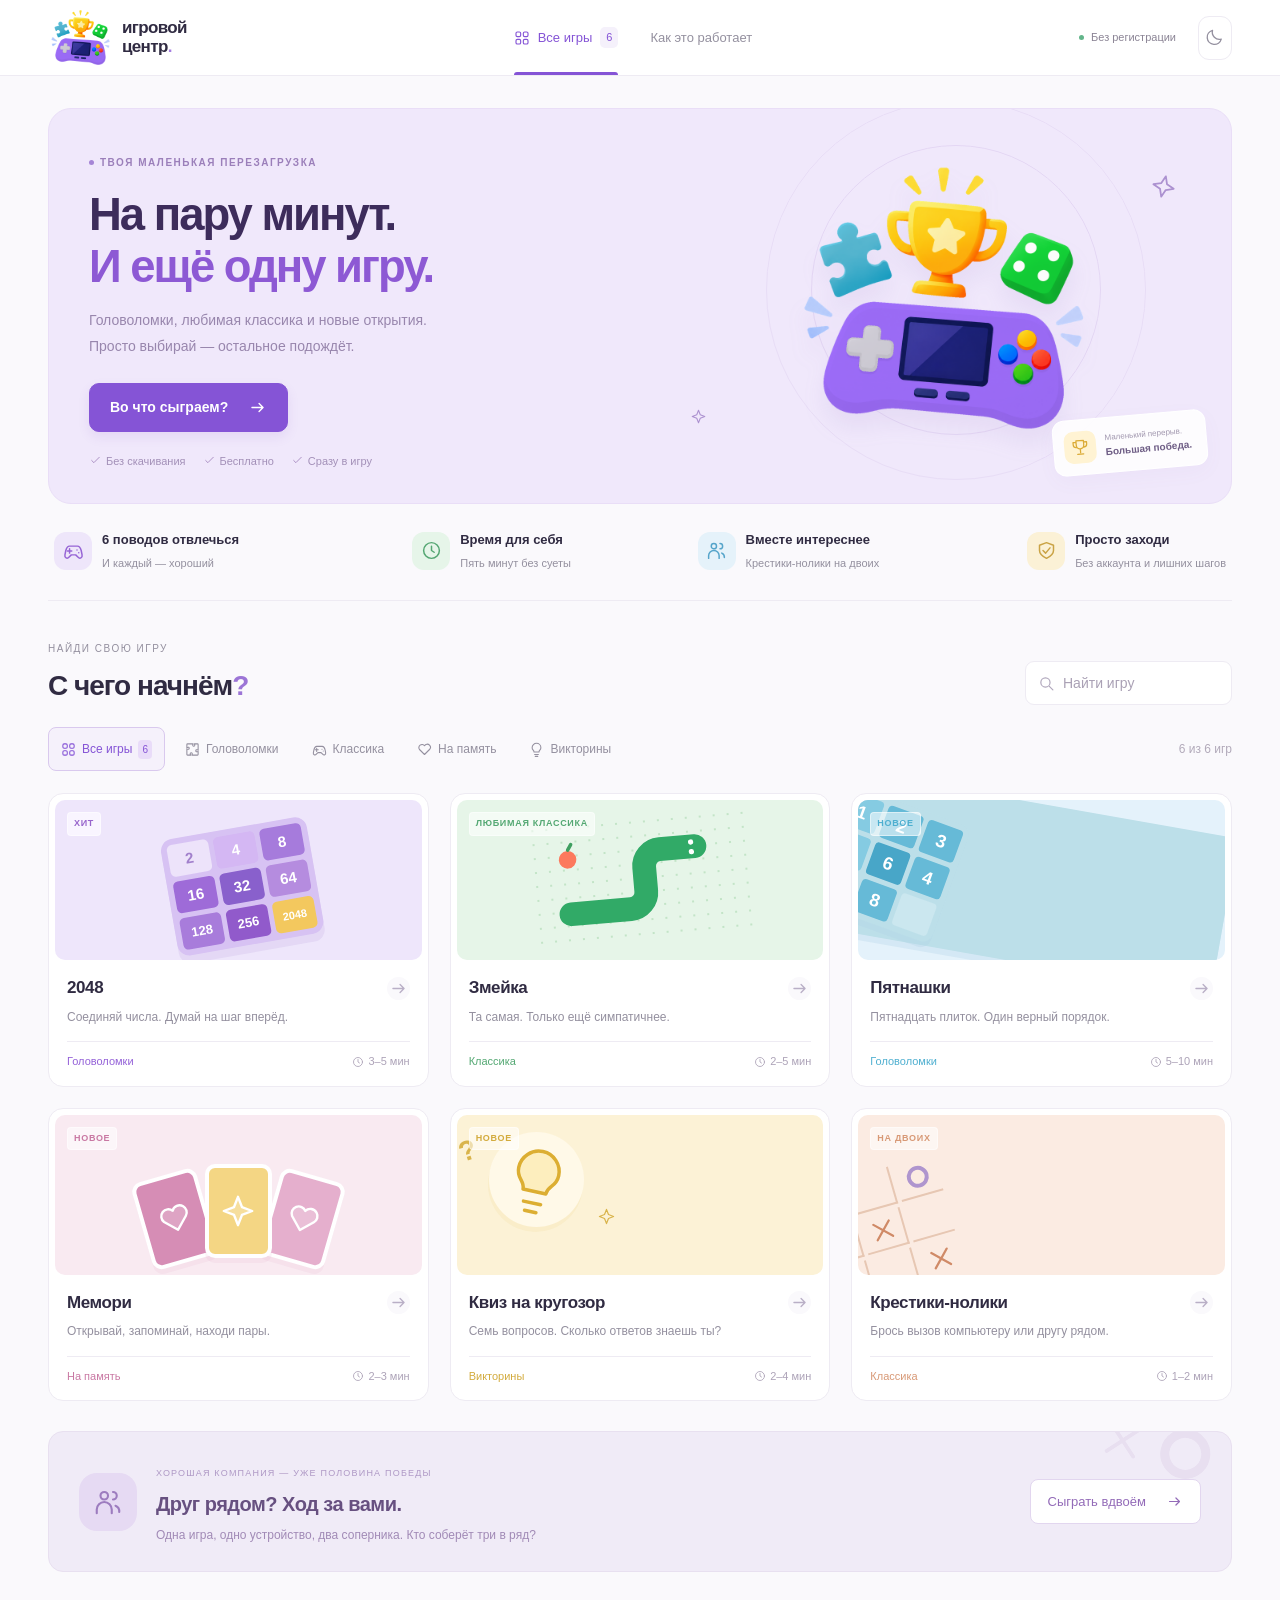
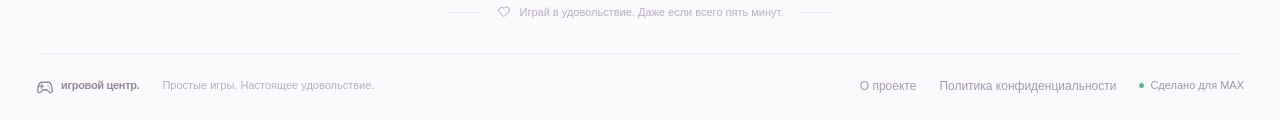
<file: index.html>
<!doctype html>
<html lang="ru">
  <head>
    <!-- figma:head-start -->
    <meta charset="UTF-8" />
    <meta name="viewport" content="width=device-width, initial-scale=1.0" />
    <title>Игровой центр — мини-игры для хорошего перерыва</title>
    <meta
      name="description"
      content="2048, змейка, пятнашки, мемори, викторина и крестики-нолики. Играй прямо в браузере, без регистрации и скачивания."
    />
    <meta name="theme-color" content="#8554d6" />
    <link rel="icon" type="image/png" href="logos/game-center-purple-multicolor-small.png" />
    
    <!-- figma:head-end -->
    <script type="module" crossorigin src="./assets/index-C4ijNO-l.js"></script>
    <link rel="stylesheet" crossorigin href="./assets/index-tTT74gRT.css">
  </head>
  <body>
    <!-- figma:body-start -->
    <div id="root"></div>
    <!-- figma:body-end -->
  </body>
</html>
</file>
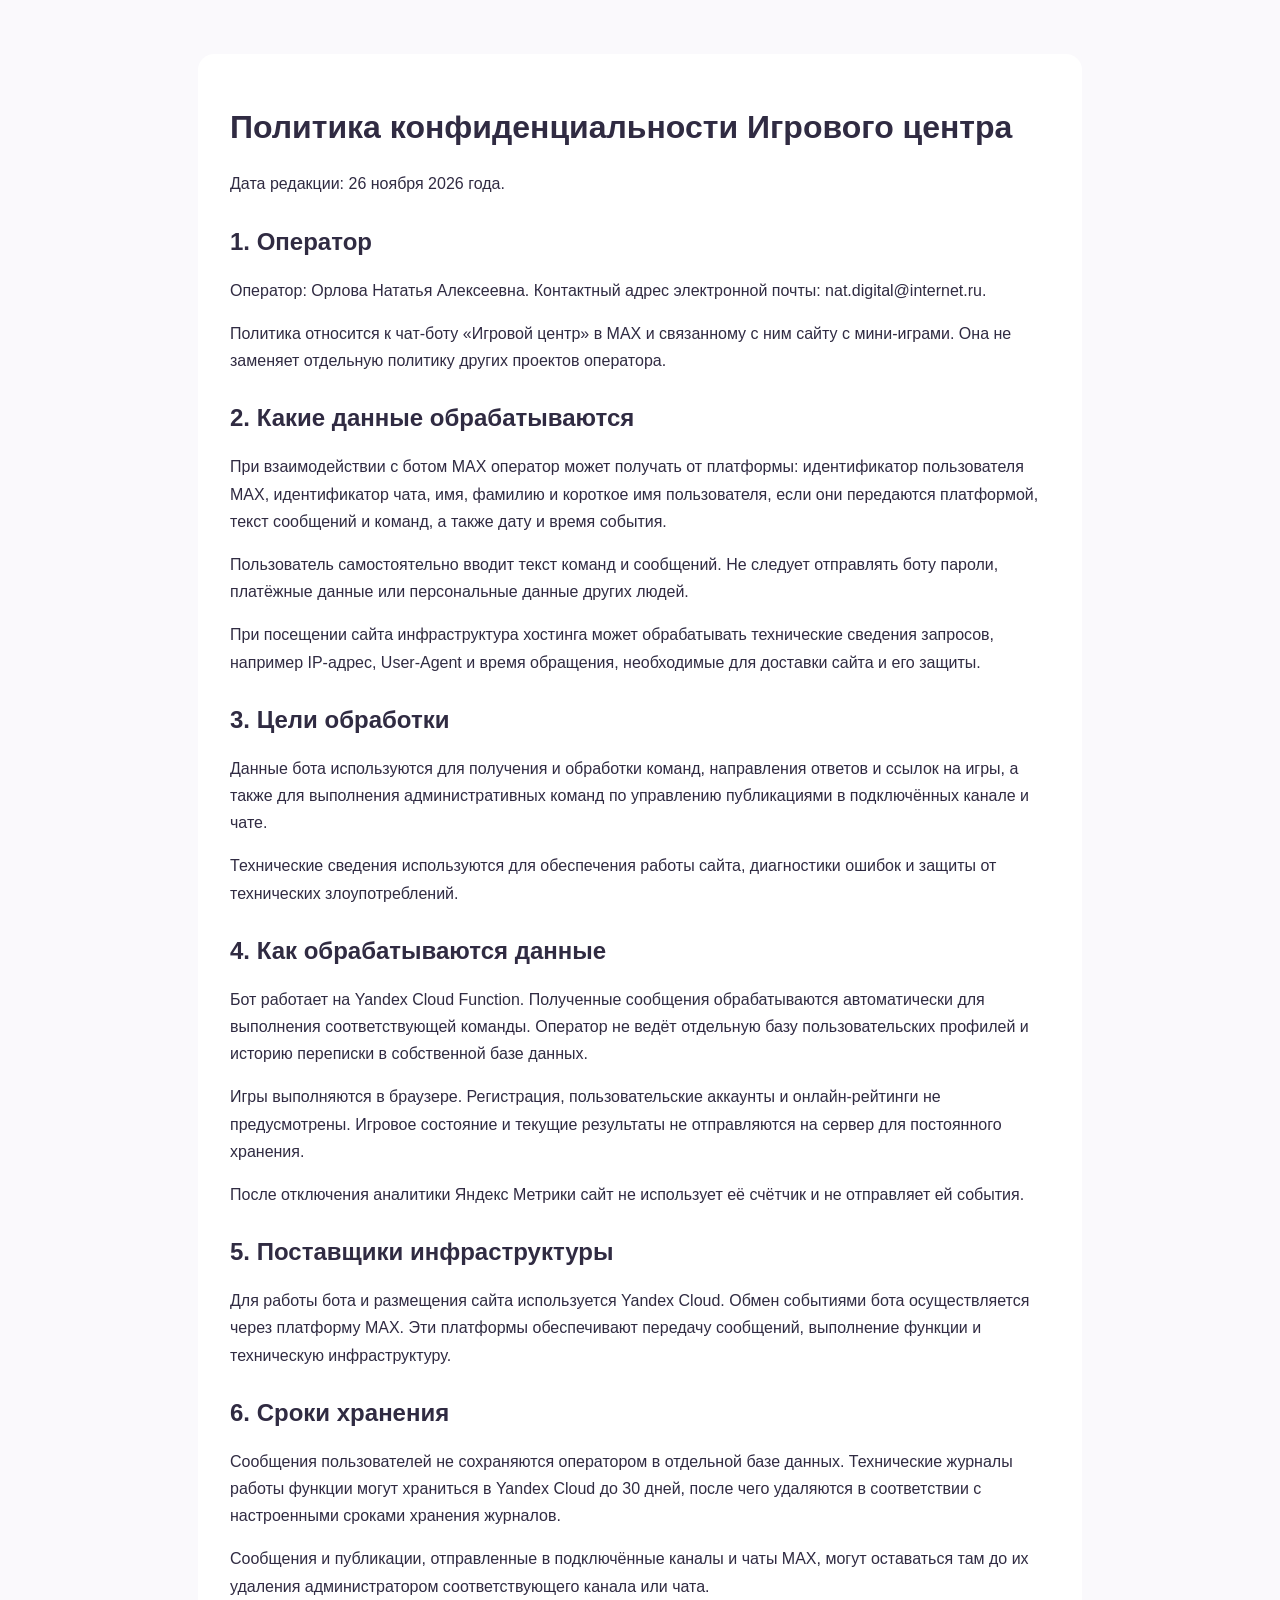
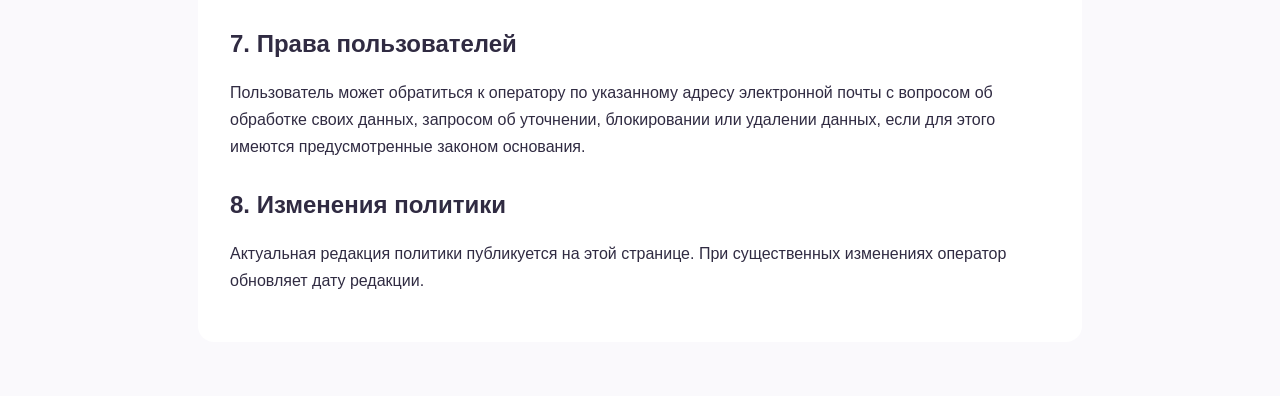
<file: privacy.html>
<!doctype html>
<html lang="ru">
<head>
  <meta charset="UTF-8">
  <meta name="viewport" content="width=device-width, initial-scale=1">
  <title>Политика конфиденциальности — Игровой центр</title>
  <meta name="robots" content="index, follow">
  <style>
    body {
      margin: 0;
      padding: 24px;
      font: 16px/1.7 -apple-system, BlinkMacSystemFont, "Segoe UI", sans-serif;
      color: #302b42;
      background: #faf9fc;
    }
    main {
      max-width: 820px;
      margin: 30px auto;
      padding: 32px;
      background: white;
      border-radius: 16px;
    }
    h1, h2 { line-height: 1.3; }
    h2 { margin-top: 28px; }
    a { color: #8554d6; }
  </style>
</head>
<body>
<main>
  <h1>Политика конфиденциальности Игрового центра</h1>
  <p>Дата редакции: 26 ноября 2026 года.</p>

  <h2>1. Оператор</h2>
  <p>
    Оператор: Орлова Нататья Алексеевна.
    Контактный адрес электронной почты: nat.digital@internet.ru.
  </p>
  <p>
    Политика относится к чат-боту «Игровой центр» в MAX
    и связанному с ним сайту с мини-играми.
    Она не заменяет отдельную политику других проектов оператора.
  </p>

  <h2>2. Какие данные обрабатываются</h2>
  <p>
    При взаимодействии с ботом MAX оператор может получать от платформы:
    идентификатор пользователя MAX, идентификатор чата,
    имя, фамилию и короткое имя пользователя, если они передаются
    платформой, текст сообщений и команд, а также дату и время события.
  </p>
  <p>
    Пользователь самостоятельно вводит текст команд и сообщений.
    Не следует отправлять боту пароли, платёжные данные
    или персональные данные других людей.
  </p>
  <p>
    При посещении сайта инфраструктура хостинга может обрабатывать
    технические сведения запросов, например IP-адрес, User-Agent
    и время обращения, необходимые для доставки сайта и его защиты.
  </p>

  <h2>3. Цели обработки</h2>
  <p>
    Данные бота используются для получения и обработки команд,
    направления ответов и ссылок на игры, а также для выполнения
    административных команд по управлению публикациями
    в подключённых канале и чате.
  </p>
  <p>
    Технические сведения используются для обеспечения работы сайта,
    диагностики ошибок и защиты от технических злоупотреблений.
  </p>

  <h2>4. Как обрабатываются данные</h2>
  <p>
    Бот работает на Yandex Cloud Function.
    Полученные сообщения обрабатываются автоматически для выполнения
    соответствующей команды. Оператор не ведёт отдельную базу
    пользовательских профилей и историю переписки в собственной базе данных.
  </p>
  <p>
    Игры выполняются в браузере. Регистрация, пользовательские аккаунты
    и онлайн-рейтинги не предусмотрены. Игровое состояние и текущие
    результаты не отправляются на сервер для постоянного хранения.
  </p>
  <p>
    После отключения аналитики Яндекс Метрики сайт не использует
    её счётчик и не отправляет ей события.
  </p>

  <h2>5. Поставщики инфраструктуры</h2>
  <p>
    Для работы бота и размещения сайта используется Yandex Cloud.
    Обмен событиями бота осуществляется через платформу MAX.
    Эти платформы обеспечивают передачу сообщений, выполнение
    функции и техническую инфраструктуру.
  </p>

  <h2>6. Сроки хранения</h2>
  <p>
    Сообщения пользователей не сохраняются оператором
    в отдельной базе данных. Технические журналы работы функции
    могут храниться в Yandex Cloud до 30 дней, после чего удаляются
    в соответствии с настроенными сроками хранения журналов.
  </p>
  <p>
    Сообщения и публикации, отправленные в подключённые каналы
    и чаты MAX, могут оставаться там до их удаления
    администратором соответствующего канала или чата.
  </p>

  <h2>7. Права пользователей</h2>
  <p>
    Пользователь может обратиться к оператору по указанному
    адресу электронной почты с вопросом об обработке своих данных,
    запросом об уточнении, блокировании или удалении данных,
    если для этого имеются предусмотренные законом основания.
  </p>

  <h2>8. Изменения политики</h2>
  <p>
    Актуальная редакция политики публикуется на этой странице.
    При существенных изменениях оператор обновляет дату редакции.
  </p>
</main>
</body>
</html>
</file>
<file: assets/index-tTT74gRT.css>
/*! tailwindcss v4.3.5 | MIT License | https://tailwindcss.com */
@layer properties{@supports (((-webkit-hyphens:none)) and (not (margin-trim:block))) or ((-moz-orient:inline) and (not (color:rgb(from red r g b)))){*,:before,:after,::backdrop{--tw-rotate-x:initial;--tw-rotate-y:initial;--tw-rotate-z:initial;--tw-skew-x:initial;--tw-skew-y:initial;--tw-blur:initial;--tw-brightness:initial;--tw-contrast:initial;--tw-grayscale:initial;--tw-hue-rotate:initial;--tw-invert:initial;--tw-opacity:initial;--tw-saturate:initial;--tw-sepia:initial;--tw-drop-shadow:initial;--tw-drop-shadow-color:initial;--tw-drop-shadow-alpha:100%;--tw-drop-shadow-size:initial}}}@layer theme{:root,:host{--font-sans:-apple-system, BlinkMacSystemFont, "Segoe UI", Roboto, "Helvetica Neue", "Noto Sans", Arial, sans-serif, "Apple Color Emoji", "Segoe UI Emoji", "Segoe UI Symbol", "Noto Color Emoji";--font-mono:ui-monospace, SFMono-Regular, Menlo, Monaco, Consolas, "Liberation Mono", "Courier New", monospace;--default-font-family:var(--font-sans);--default-mono-font-family:var(--font-mono)}}@layer base{*,:after,:before,::backdrop{box-sizing:border-box;border:0 solid;margin:0;padding:0}::file-selector-button{box-sizing:border-box;border:0 solid;margin:0;padding:0}html,:host{-webkit-text-size-adjust:100%;tab-size:4;line-height:1.5;font-family:var(--default-font-family,-apple-system, BlinkMacSystemFont, "Segoe UI", Roboto, "Helvetica Neue", "Noto Sans", Arial, sans-serif, "Apple Color Emoji", "Segoe UI Emoji", "Segoe UI Symbol", "Noto Color Emoji");font-feature-settings:var(--default-font-feature-settings,normal);font-variation-settings:var(--default-font-variation-settings,normal);-webkit-tap-highlight-color:transparent}hr{height:0;color:inherit;border-top-width:1px}abbr:where([title]){-webkit-text-decoration:underline dotted;text-decoration:underline dotted}h1,h2,h3,h4,h5,h6{font-size:inherit;font-weight:inherit}a{color:inherit;-webkit-text-decoration:inherit;-webkit-text-decoration:inherit;-webkit-text-decoration:inherit;-webkit-text-decoration:inherit;text-decoration:inherit}b,strong{font-weight:bolder}code,kbd,samp,pre{font-family:var(--default-mono-font-family,ui-monospace, SFMono-Regular, Menlo, Monaco, Consolas, "Liberation Mono", "Courier New", monospace);font-feature-settings:var(--default-mono-font-feature-settings,normal);font-variation-settings:var(--default-mono-font-variation-settings,normal);font-size:1em}small{font-size:80%}sub,sup{vertical-align:baseline;font-size:75%;line-height:0;position:relative}sub{bottom:-.25em}sup{top:-.5em}table{text-indent:0;border-color:inherit;border-collapse:collapse}:-moz-focusring:where(:not(iframe)){outline:auto}progress{vertical-align:baseline}summary{display:list-item}ol,ul,menu{list-style:none}img,svg,video,canvas,audio,iframe,embed,object{vertical-align:middle;display:block}img,video{max-width:100%;height:auto}button,input,select,optgroup,textarea{font:inherit;font-feature-settings:inherit;font-variation-settings:inherit;letter-spacing:inherit;color:inherit;opacity:1;background-color:#0000;border-radius:0}::file-selector-button{font:inherit;font-feature-settings:inherit;font-variation-settings:inherit;letter-spacing:inherit;color:inherit;opacity:1;background-color:#0000;border-radius:0}:where(select:is([multiple],[size])) optgroup{font-weight:bolder}:where(select:is([multiple],[size])) optgroup option{padding-inline-start:20px}::file-selector-button{margin-inline-end:4px}::placeholder{opacity:1}@supports (not ((-webkit-appearance:-apple-pay-button))) or (contain-intrinsic-size:1px){::placeholder{color:currentColor}@supports (color:color-mix(in lab, red, red)){::placeholder{color:color-mix(in oklab, currentcolor 50%, transparent)}}}textarea{resize:vertical}::-webkit-search-decoration{-webkit-appearance:none}::-webkit-date-and-time-value{min-height:1lh;text-align:inherit}::-webkit-datetime-edit{display:inline-flex}::-webkit-datetime-edit-fields-wrapper{padding:0}::-webkit-datetime-edit{padding-block:0}::-webkit-datetime-edit-year-field{padding-block:0}::-webkit-datetime-edit-month-field{padding-block:0}::-webkit-datetime-edit-day-field{padding-block:0}::-webkit-datetime-edit-hour-field{padding-block:0}::-webkit-datetime-edit-minute-field{padding-block:0}::-webkit-datetime-edit-second-field{padding-block:0}::-webkit-datetime-edit-millisecond-field{padding-block:0}::-webkit-datetime-edit-meridiem-field{padding-block:0}::-webkit-calendar-picker-indicator{line-height:1}:-moz-ui-invalid{box-shadow:none}button,input:where([type=button],[type=reset],[type=submit]){appearance:button}::file-selector-button{appearance:button}::-webkit-inner-spin-button{height:auto}::-webkit-outer-spin-button{height:auto}[hidden]:where(:not([hidden=until-found])){display:none!important}svg{vertical-align:middle;flex-shrink:0;display:inline-block}body{color:#302b42;-webkit-font-smoothing:antialiased;background:#faf9fc;font-family:-apple-system,BlinkMacSystemFont,Segoe UI,Roboto,sans-serif}button,a{-webkit-tap-highlight-color:transparent}button{cursor:pointer}button:disabled{cursor:default}button,input{font:inherit}a{color:inherit;text-decoration:none}button:focus-visible,a:focus-visible,input:focus-visible{outline-offset:4px;outline:3px solid #a581e9}html{scroll-behavior:smooth}}@layer components;@layer utilities{.visible{visibility:visible}.fixed{position:fixed}.grid{display:grid}.hidden{display:none}.transform{transform:var(--tw-rotate-x, ) var(--tw-rotate-y, ) var(--tw-rotate-z, ) var(--tw-skew-x, ) var(--tw-skew-y, )}.filter{filter:var(--tw-blur, ) var(--tw-brightness, ) var(--tw-contrast, ) var(--tw-grayscale, ) var(--tw-hue-rotate, ) var(--tw-invert, ) var(--tw-saturate, ) var(--tw-sepia, ) var(--tw-drop-shadow, )}}.game-center{--page:#faf9fc;--surface:#fff;--text:#302b42;--muted:#94909f;--border:#eeebf3;--purple:#8554d6;--soft:#f5f1fb;--deep:#3c2c5b;min-height:100vh;color:var(--text);background:var(--page)}.game-center.theme-dark{--page:#1d1b27;--surface:#282532;--text:#f1edf8;--muted:#a39aaf;--border:#3b3549;--soft:#342b44;--deep:#e3d3ff;--purple:#ae86f0}.site-header{background:var(--surface);border-bottom:1px solid var(--border);height:76px}.header-inner{justify-content:space-between;align-items:center;max-width:1304px;height:100%;margin:auto;padding:0 48px;display:flex}.site-brand{text-align:left;align-items:center;gap:9px;display:flex}.site-brand>img{object-fit:contain;width:65px;height:65px;transform:scale(1.32)}.site-brand>span{letter-spacing:-.65px;font-size:17px;font-weight:750;line-height:1.1}.site-brand>span>span{display:block}.brand-period{color:#a47ce0}.site-nav{align-items:center;gap:32px;height:100%;display:flex}.site-nav button{height:100%;color:var(--muted);align-items:center;gap:8px;font-size:13px;font-weight:500;display:flex;position:relative}.site-nav .nav-selected{color:var(--purple)}.nav-selected:after{content:"";background:var(--purple);border-radius:3px 3px 0 0;width:100%;height:3px;position:absolute;bottom:0}.site-nav button>span{background:var(--soft);border-radius:5px;padding:2px 6px;font-size:11px}.header-actions{align-items:center;gap:22px;display:flex}.no-login{color:#8b8495;align-items:center;gap:7px;font-size:11px;display:flex}.no-login>span,.made-for>span{background:#62b58a;border-radius:50%;width:5px;height:5px}.theme-button{border:1px solid var(--border);width:34px;height:34px;color:var(--muted);border-radius:11px;place-items:center;min-height:44px;display:grid}.theme-button:hover{background:var(--soft);color:var(--purple)}.hub-main{max-width:1304px;margin:auto;padding:32px 48px 0}.hero{background:#f0e8fb;border:1px solid #e9def7;border-radius:23px;grid-template-columns:1.15fr 1fr;min-height:360px;display:grid;position:relative;overflow:hidden}.hero-copy{z-index:1;padding:39px 0 34px 40px}.hero-kicker{letter-spacing:1.5px;color:#9b7fba;align-items:center;gap:6px;font-size:10px;font-weight:550;display:inline-flex}.hero-kicker>span{background:#a685d6;border-radius:50%;width:5px;height:5px}.hero h1{letter-spacing:-2px;color:#3d2c5b;margin:17px 0 13px;font-size:clamp(36px,3.55vw,49px);font-weight:650;line-height:1.15}.hero h1>span{color:#8d59d4}.hero-copy>p{color:#9886ad;font-size:14px;line-height:1.9}.primary-button{color:#fff;background:#8554d6;border:1px solid #8554d6;border-radius:10px;justify-content:center;align-items:center;gap:20px;min-height:44px;padding:13px 20px;font-size:14px;font-weight:550;transition:transform .2s,background .2s;display:inline-flex}.primary-button:hover{background:#7243c0;transform:translateY(-1px)}.hero-button{margin-top:23px;box-shadow:0 5px 12px #8052bf1c}.hero-promises{flex-wrap:wrap;gap:17px;margin-top:21px;display:flex}.hero-promises>span{color:#a390b8;align-items:center;gap:4px;font-size:11px;display:flex}.hero-promises svg{color:#a68abf}.hero-visual{place-items:center;display:grid;position:relative}.hero-logo{z-index:1;filter:drop-shadow(0 15px 10px #9278c51a);width:410px;max-width:none;height:410px;position:absolute;top:-16px;left:50%;transform:translate(-53%)}.hero-orbit{border:1px solid #e4d7f4;border-radius:50%;width:290px;height:290px;position:absolute;top:36px;left:50%;transform:translate(-50%)}.orbit-two{border-color:#e8ddf6;width:380px;height:380px;top:-9px}.hero-float{z-index:2;background:#ffffffdf;border:1px solid #fff;border-radius:12px;align-items:center;gap:9px;padding:11px 14px 11px 10px;display:flex;position:absolute;bottom:32px;right:24px;transform:rotate(-5deg);box-shadow:0 6px 20px #7e5daa0a}.float-icon{color:#dbab37;background:#fff3d3;border-radius:9px;place-items:center;width:32px;height:32px;display:grid}.hero-float>span:last-child{color:#a298af;font-size:8px;line-height:1.5}.hero-float strong{color:#6e5d85;font-size:10px;font-weight:550;display:block}.floating-star{color:#ac91d0;z-index:2;position:absolute}.star-one{top:65px;right:55px;transform:rotate(13deg)}.star-two{bottom:75px;left:10px}.benefits{border-bottom:1px solid var(--border);grid-template-columns:repeat(4,1fr);gap:15px;padding:26px 6px 29px;display:grid}.benefits>div{justify-content:center;align-items:center;gap:10px;display:flex}.benefits>div:first-child{justify-content:start}.benefits>div:last-child{justify-content:end}.benefit-icon{border-radius:12px;flex-shrink:0;place-items:center;width:38px;height:38px;display:grid}.purple-icon{color:#9664d5;background:#eee6fa}.green-icon{color:#54a672;background:#e6f5e9}.blue-icon{color:#55a4ca;background:#e5f2fa}.yellow-icon{color:#caa345;background:#fbf1d6}.benefits strong{font-size:13px;font-weight:550;display:block}.benefits small{color:var(--muted);margin-top:5px;font-size:11px;display:block}.games-section{padding-top:34px;scroll-margin-top:25px}.games-heading{justify-content:space-between;align-items:end;display:flex}.section-eyebrow{color:var(--muted);letter-spacing:1.5px;font-size:10px;font-weight:500}.games-heading h2{letter-spacing:-1px;margin-top:7px;font-size:28px;font-weight:600;line-height:1.4}.games-heading h2>span{color:#9c75d6}.search-box{background:var(--surface);border:1px solid var(--border);color:#b0a7bc;border-radius:9px;align-items:center;gap:8px;width:207px;min-height:44px;padding:10px 12px;display:flex}.search-box input{width:100%;min-width:0;color:var(--text);background:0 0;outline:none;font-size:14px}.search-box input::placeholder{color:#aaa1b5}.search-box button{place-items:center;display:grid}.filter-row{justify-content:space-between;align-items:center;gap:20px;margin-top:22px;margin-bottom:22px;display:flex}.category-tabs{gap:7px;display:flex}.category-tabs button{white-space:nowrap;color:var(--muted);border:1px solid #0000;border-radius:8px;align-items:center;gap:6px;min-height:44px;padding:9px 12px;font-size:12px;display:flex}.category-tabs button:hover{color:var(--purple);background:var(--soft)}.category-tabs button.selected{color:var(--purple);background:var(--soft);border-color:#d9c9ee}.category-tabs button>span{background:#e9dcf9;border-radius:4px;padding:2px 4px;font-size:10px}.game-count{color:#b2aaba;white-space:nowrap;font-size:12px}.games-grid{grid-template-columns:repeat(3,minmax(0,1fr));gap:21px;display:grid}.game-card{border:1px solid var(--border);background:var(--surface);text-align:left;border-radius:15px;padding:6px;transition:transform .2s,box-shadow .2s,border-color .2s}.game-card:hover{border-color:#d4bde9;transform:translateY(-4px);box-shadow:0 10px 28px #44305e0b}.game-card:active{transform:scale(.985)}.game-thumbnail{background:var(--thumb-bg);border-radius:10px;height:160px;position:relative;overflow:hidden}.color-purple{--thumb-bg:#eee6fb;--accent:#9461d8}.color-green{--thumb-bg:#e6f5e8;--accent:#54a873}.color-blue{--thumb-bg:#e4f2fb;--accent:#4eafd0}.color-pink{--thumb-bg:#f9eaf1;--accent:#c978a3}.color-yellow{--thumb-bg:#fcf2d6;--accent:#d3ab3d}.color-peach{--thumb-bg:#fbebe2;--accent:#d89976}.card-badge{z-index:2;letter-spacing:.7px;color:var(--accent);background:#ffffff8c;border:1px solid #ffffff7a;border-radius:4px;padding:4px 6px;font-size:9px;font-weight:600;position:absolute;top:12px;left:12px}.badge-hit{color:#9865cc;background:#f9f5ff}.game-art{place-items:center;width:100%;height:100%;display:grid}.art-number-grid{background:#d7c2f3;border-radius:12px;grid-template-columns:repeat(3,42px);gap:5px;padding:6px;display:grid;transform:rotate(-10deg)translate(3px,7px);box-shadow:0 8px #bba0db33}.art-number-grid>span{color:#fff;background:#b38ee9;border-radius:5px;place-items:center;width:42px;height:32px;font-size:15px;font-weight:650;display:grid}.art-number-grid .art-tile-0{color:#a280cc;background:#ede3fa}.art-number-grid .art-tile-1{background:#d4b7f3}.art-number-grid .art-tile-2{background:#a67bdc}.art-number-grid .art-tile-3{background:#9e6bd8}.art-number-grid .art-tile-4{background:#8960cc}.art-number-grid .art-tile-5{background:#b58cdf}.art-number-grid .art-tile-6{background:#a87cdb;font-size:13px}.art-number-grid .art-tile-7{background:#915acb;font-size:13px}.art-number-grid .art-tile-8{background:#f3c85e;font-size:11px}.art-snake-field{background:radial-gradient(#c3e4c7 1.3px,#0000 1.3px) 0 0/14px 14px;width:220px;height:130px;transform:rotate(-5deg)}.art-snake-field svg{width:100%;height:100%}.art-fifteen{background:#bcdfe9;border-radius:11px;grid-template-columns:repeat(3,37px);gap:5px;padding:6px;display:grid;transform:rotate(10deg)translate(3px,5px);box-shadow:0 6px #afd0e44d}.art-fifteen>span{color:#fff;background:#66bad7;border-radius:4px;place-items:center;height:34px;font-size:18px;font-weight:600;display:grid}.art-fifteen>span:nth-child(3n+1){background:#85cbe2}.art-fifteen>span:nth-child(5){background:#48a6c8}.art-fifteen>span:last-child{background:#cbe7ef}.art-memory{justify-content:center;align-items:center;margin-top:16px;display:flex}.art-memory>span{color:#fff;background:#d68db5;border:4px solid #fff;border-radius:10px;place-items:center;width:67px;height:90px;display:grid;transform:rotate(-16deg);box-shadow:0 5px #c87ea715}.art-memory>span:nth-child(2){color:#fff;z-index:1;background:#f4d684;height:94px;margin:0 -3px;transform:translateY(-8px)rotate(0)}.art-memory>span:nth-child(3){background:#e5afcd;transform:rotate(16deg)}.art-memory svg{fill:#fff3}.art-quiz{place-items:center;width:160px;height:130px;display:grid;position:relative}.quiz-lightbulb{color:#dcae32;background:#fff9e8;border-radius:50%;place-items:center;width:95px;height:95px;display:grid;transform:rotate(12deg);box-shadow:0 5px #e7c87422}.quiz-lightbulb svg{stroke-width:1.2px;fill:#f9dc7d66}.quiz-spark{color:#d9b44b;font-weight:600;position:absolute}.s-one{font-size:28px;top:15px;left:2px;transform:rotate(-18deg)}.s-two{bottom:17px;right:2px}.art-tictactoe{grid-template-columns:repeat(3,43px);gap:4px;display:grid;transform:rotate(-8deg)translateY(7px)}.art-tictactoe>span{color:#d08a67;border-bottom:2px solid #e7c7b3;border-right:2px solid #e7c7b3;place-items:center;height:38px;display:grid}.art-tictactoe>span:nth-child(3n){border-right:none}.art-tictactoe>span:nth-child(n+7){border-bottom:none}.art-o>span{border:4px solid #af95ce;border-radius:50%;width:22px;height:22px}.thumbnail-play{width:29px;height:29px;color:var(--accent);opacity:0;background:#ffffffb0;border-radius:50%;place-items:center;transition:opacity .2s,transform .2s;display:grid;position:absolute;bottom:11px;right:11px;transform:translate(5px)}.game-card:hover .thumbnail-play{opacity:1;transform:translate(0)}.thumbnail-play svg{margin-left:2px}.game-card-body{padding:15px 12px 10px}.card-title-row{justify-content:space-between;align-items:center;display:flex}.card-title-row h3{letter-spacing:-.4px;font-size:17px;font-weight:600}.card-arrow{color:#b9afc6;background:var(--page);border-radius:50%;place-items:center;width:23px;height:23px;display:grid}.game-card-body>p{color:var(--muted);margin-top:6px;font-size:12px;line-height:1.7}.card-meta{border-top:1px solid var(--border);color:#ada3b8;flex-wrap:wrap;justify-content:space-between;align-items:center;gap:6px;margin-top:14px;padding-top:11px;font-size:11px;display:flex}.card-meta>span:last-child{align-items:center;gap:4px;display:flex}.card-meta>span:first-child{color:var(--accent)}.empty-results{text-align:center;color:var(--muted);background:var(--surface);border:1px dashed var(--border);border-radius:15px;justify-items:center;gap:15px;padding:50px 15px;display:grid}.empty-results h3{color:var(--text);font-weight:550}.empty-results p{font-size:12px}.friend-banner{background:#f0ebf7;border:1px solid #e8e0f0;border-radius:15px;align-items:center;gap:19px;margin-top:30px;padding:27px 30px;display:flex;position:relative;overflow:hidden}.friend-banner-icon{color:#9d7cbf;background:#e6daf3;border-radius:18px;flex-shrink:0;place-items:center;width:58px;height:58px;display:grid}.friend-banner .section-eyebrow{letter-spacing:1.2px;color:#ae98c5;font-size:9px}.friend-banner h2{letter-spacing:-.5px;color:#675080;margin-top:6px;font-size:20px;font-weight:550}.friend-banner p{color:#a18ab6;margin-top:7px;font-size:12px}.friend-button{color:#936bb8;z-index:1;background:#fff;border:1px solid #e2d6ef;border-radius:8px;align-items:center;gap:20px;margin-left:auto;padding:12px 17px;font-size:13px;display:flex}.friend-button:hover{background:#faf6ff}.banner-decoration{color:#e8dff0;align-items:center;gap:12px;display:flex;position:absolute;top:-12px;right:20px;transform:rotate(12deg)}.banner-decoration>span{border:9px solid #e8dff0;border-radius:50%;width:50px;height:50px}.bottom-motto{color:#b9afc5;justify-content:center;align-items:center;gap:9px;margin:32px 0;display:flex}.bottom-motto>span{background:var(--border);width:36px;height:1px;margin:0 6px}.bottom-motto p{font-size:11px}.bottom-motto svg{color:#baa4d0}.site-footer{border-top:1px solid var(--border);justify-content:space-between;align-items:center;max-width:1208px;margin:0 auto;padding:23px 0 25px;display:flex}.site-footer>div{flex-wrap:wrap;align-items:center;gap:23px;display:flex}.footer-brand{color:#95889f;letter-spacing:-.3px;align-items:center;gap:7px;font-size:11px;font-weight:600;display:flex}.footer-caption{color:#b8afc2;font-size:11px}.site-footer button,.site-footer a{color:#a69bae;font-size:12px}.site-footer button:hover,.site-footer a:hover{color:var(--purple)}.made-for{color:#9f95a8;align-items:center;gap:6px;font-size:11px;display:flex}.secondary-button{border:1px solid var(--border);background:var(--soft);color:var(--purple);border-radius:9px;justify-content:center;align-items:center;gap:9px;min-height:44px;padding:12px 18px;font-size:14px;display:inline-flex}.secondary-button:hover{border-color:#b899d8}.modal-backdrop{z-index:20;-webkit-backdrop-filter:blur(5px);backdrop-filter:blur(5px);background:#231a3e77;place-items:center;padding:20px;display:grid;position:fixed;inset:0}.modal-box{background:var(--surface);border:1px solid var(--border);border-radius:22px;width:100%;max-width:450px;max-height:90dvh;padding:32px;position:relative;overflow:auto;box-shadow:0 20px 100px #21113722}.modal-close{color:var(--muted);position:absolute;top:18px;right:18px}.modal-brand{background:var(--soft);width:62px;height:62px;color:var(--purple);border-radius:20px;place-items:center;margin-bottom:24px;display:grid}.modal-box h2{letter-spacing:-.6px;margin-bottom:20px;font-size:24px;font-weight:550;line-height:1.4}.modal-box p{color:var(--muted);margin:14px 0;font-size:14px;line-height:1.95}.modal-box ol{color:var(--muted);gap:13px;padding-left:20px;font-size:14px;line-height:1.95;list-style:decimal;display:grid}.modal-box .primary-button{width:100%;margin-top:25px}.theme-dark .hero{background:#332741;border-color:#493659}.theme-dark .hero h1{color:#f1e5ff}.theme-dark .hero h1>span{color:#b28be5}.theme-dark .hero-orbit{border-color:#493759}.theme-dark .hero-float{background:#44344fea;border-color:#574163}.theme-dark .hero-float strong{color:#e3ceed}.theme-dark .hero-copy>p{color:#b3a0c5}.theme-dark .friend-banner{background:#332b40;border-color:#493859}.theme-dark .friend-banner h2{color:#decaef}.theme-dark .friend-button{color:#d2b6ea;background:#44324e;border-color:#614778}.theme-dark .banner-decoration{color:#3c314a}.theme-dark .banner-decoration>span{border-color:#3c314a}.theme-dark .category-tabs button.selected{border-color:#694a8d}.theme-dark .category-tabs button>span{background:#4b375f}@media (width>=1500px){.hub-main{padding-top:40px}.hero{min-height:391px}.hero-copy{padding-top:44px}.hero-logo{width:444px;height:444px;top:-18px}.game-thumbnail{height:178px}}@media (width<=1150px){.header-inner,.hub-main{padding-left:30px;padding-right:30px}.site-footer{margin-left:30px;margin-right:30px}.hero h1{font-size:41px}.hero-copy{padding-left:30px}.hero-logo{width:365px;height:365px;top:8px}.hero-float{bottom:28px;right:15px}.benefits{gap:10px}.benefits strong{font-size:13px}.benefits small{font-size:11px}.benefits>div{gap:8px}.games-grid{gap:16px}.game-card-body{padding-left:9px;padding-right:9px}.game-card-body>p{font-size:12px}.friend-banner{padding:23px}.friend-banner h2{font-size:19px}.friend-button{gap:10px}}@media (width<=850px){.hero h1{font-size:36px}.hero-copy{padding-left:25px}.hero-logo{width:330px;height:330px;top:25px;transform:translate(-49%)}.hero{min-height:350px}.hero-visual{min-width:0}.hero-orbit{width:250px;height:250px;top:60px}.orbit-two{width:320px;height:320px;top:25px}.hero-float{bottom:20px;right:7px}.hero-copy>p{font-size:14px}.hero-promises{gap:10px}.hero-promises>span{font-size:11px}.hero-kicker{font-size:10px}.site-nav{gap:20px}.site-nav button{font-size:13px}.header-actions{gap:12px}.no-login{font-size:11px}.benefit-icon{border-radius:10px;width:31px;height:31px}.benefit-icon svg{width:17px}.benefits strong{font-size:13px}.benefits small{font-size:11px}.category-tabs{gap:2px}.category-tabs button{min-height:44px;padding-left:9px;padding-right:9px;font-size:12px}.game-count{display:none}.games-grid{grid-template-columns:repeat(2,minmax(0,1fr))}.game-card-body>p{font-size:12px}.game-thumbnail{height:170px}.friend-banner{gap:14px}.friend-banner-icon{border-radius:13px;width:44px;height:44px}.friend-banner p{max-width:260px;font-size:12px;line-height:1.8}.friend-banner .section-eyebrow{font-size:9px}.friend-banner h2{font-size:17px}.friend-button{gap:8px;padding:11px;font-size:13px}.site-footer{flex-wrap:wrap;gap:20px}.site-footer>div{gap:15px}.footer-caption{font-size:11px}}@media (width<=600px){.site-header{height:76px}.header-inner{padding:0 20px}.site-brand{gap:6px}.site-brand>img{width:54px;height:54px}.site-brand>span{font-size:15px}.site-nav{display:none}.no-login{font-size:11px}.header-actions{gap:12px}.theme-button{border-radius:10px;width:32px;height:32px;min-height:44px}.hub-main{padding:19px 17px 0}.hero{border-radius:20px;flex-direction:column;min-height:0;display:flex}.hero-copy{padding:27px 25px 0}.hero-kicker{letter-spacing:1.3px;font-size:10px}.hero h1{letter-spacing:-1.8px;margin:15px 0 13px;font-size:clamp(34px,8.8vw,44px);line-height:1.12}.hero-copy>p{font-size:14px;line-height:1.9}.wide-break{display:none}.hero-button{gap:18px;margin-top:18px;padding:12px 16px;font-size:10px}.hero-promises{gap:14px;margin-top:15px}.hero-promises>span{font-size:11px}.hero-visual{height:232px;margin-top:-4px}.hero-logo{width:316px;height:316px;top:-51px;transform:translate(-50%)}.hero-orbit{width:222px;height:222px;top:6px}.orbit-two{width:290px;height:290px;top:-28px}.hero-float{gap:7px;padding:8px 10px 8px 8px;bottom:20px;right:18px}.hero-float>span:last-child{font-size:6px}.hero-float strong{font-size:8px}.float-icon{border-radius:8px;width:27px;height:27px}.star-one{top:21px;right:35px}.star-two{bottom:60px;left:40px}.star-one svg{width:19px}.benefits{grid-template-columns:1fr 1fr;gap:21px 10px;padding:24px 5px}.benefits>div,.benefits>div:last-child{justify-content:start}.benefits>div{gap:9px}.benefit-icon{width:34px;height:34px}.benefits strong{font-size:13px}.benefits small{margin-top:4px;font-size:11px}.games-section{padding-top:26px}.section-eyebrow{letter-spacing:1.3px;font-size:10px}.games-heading h2{margin-top:5px;font-size:25px}.search-box{border-radius:8px;gap:5px;width:134px;min-height:44px;padding:9px}.search-box input{font-size:14px}.search-box>svg{flex-shrink:0;width:14px}.filter-row{scrollbar-width:none;margin-top:17px;margin-bottom:18px;padding:3px 0 7px;overflow-x:auto}.filter-row::-webkit-scrollbar{display:none}.category-tabs{gap:5px}.category-tabs button{min-height:44px;padding:8px 10px;font-size:12px}.category-tabs button svg{width:13px}.games-grid{gap:12px}.game-card{border-radius:13px;padding:4px}.game-thumbnail{border-radius:9px;height:130px}.card-badge{padding:3px 4px;font-size:9px;top:8px;left:7px}.game-card-body{padding:12px 7px 8px}.card-title-row h3{letter-spacing:-.3px;font-size:17px}.card-arrow{background:0 0;width:18px;height:18px}.card-arrow svg{width:15px}.game-card-body>p{min-height:27px;margin-top:5px;font-size:12px;line-height:1.7}.card-meta{margin-top:11px;padding-top:9px;font-size:11px}.card-meta svg{width:10px}.card-meta>span:last-child{gap:2px}.art-number-grid{transform:rotate(-10deg)translateY(10px)scale(.78)}.art-snake-field{background-size:11px 11px;width:158px;height:105px;margin-top:14px}.art-fifteen{transform:rotate(10deg)translateY(8px)scale(.79)}.art-memory{margin-top:15px;transform:scale(.72)}.art-quiz{transform:scale(.8)translateY(9px)}.art-tictactoe{transform:rotate(-8deg)translateY(9px)scale(.8)}.friend-banner{flex-wrap:wrap;gap:13px;margin-top:24px;padding:22px}.friend-banner-icon{border-radius:12px;width:39px;height:39px}.friend-banner-icon svg{width:23px}.friend-banner>div{flex:1}.friend-banner h2{font-size:17px}.friend-banner .section-eyebrow{letter-spacing:.6px;font-size:9px;line-height:1.7;display:block}.friend-banner p{margin-top:5px;font-size:12px;line-height:1.9}.friend-button{margin:4px 0 0 52px;padding:10px 14px;font-size:13px}.banner-decoration{opacity:.6;top:-20px;right:5px}.bottom-motto{gap:6px;margin:26px 0}.bottom-motto>span{width:14px;margin:0}.bottom-motto p{font-size:11px}.bottom-motto svg{width:12px}.site-footer{flex-direction:column;align-items:start;gap:18px;margin:0 20px;padding:21px 0}.site-footer>div{justify-content:space-between;width:100%}.site-footer>div:last-child{justify-content:start;gap:25px}.site-footer .made-for{margin-left:auto;font-size:7px}.footer-caption{font-size:11px}.footer-brand{font-size:10px}.site-footer button,.site-footer a{font-size:12px}.modal-box{border-radius:18px;padding:27px}.modal-box h2{font-size:22px}}@media (prefers-reduced-motion:reduce){html{scroll-behavior:auto}.game-center *,.game-center :before,.game-center :after{transition:none!important;animation:none!important}}.game-center:has(.play-page) .site-header{height:56px}.game-center:has(.play-page) .site-brand>img{width:46px;height:46px;transform:none}.game-center:has(.play-page) .site-brand>span{font-size:14px}.game-center:has(.play-page) .hub-main{padding-top:8px;padding-bottom:max(12px, env(safe-area-inset-bottom))}.game-center:has(.play-page) .bottom-motto{display:none}.play-page{padding:0}.play-breadcrumb{min-height:36px;color:var(--muted);align-items:center;gap:10px;margin:0 0 8px;font-size:13px;display:flex}.play-breadcrumb button{min-height:36px;color:var(--purple);align-items:center;gap:7px;display:flex}.play-layout{grid-template-columns:minmax(0,1fr) 300px;align-items:start;gap:24px;display:grid}.play-panel{background:var(--surface);border:1px solid var(--border);border-radius:20px;min-width:0;padding:20px 24px;box-shadow:0 6px 26px #39215204}.play-heading{justify-content:space-between;align-items:center;gap:12px;min-height:44px;margin-bottom:12px;display:flex}.play-heading h1{letter-spacing:-.7px;margin:2px 0 0;font-size:26px;font-weight:650;line-height:1.1}.play-heading .section-eyebrow{color:var(--accent);font-size:10px;line-height:1.3;display:block}.rules-button{border:1px solid var(--border);min-height:44px;color:var(--muted);border-radius:10px;flex-shrink:0;align-items:center;gap:7px;padding:8px 12px;font-size:13px;display:inline-flex}.rules-button:hover{color:var(--purple);background:var(--soft)}.game-content{--board-size:min(100%, 400px, max(200px, calc(100svh - 354px - env(safe-area-inset-bottom))));text-align:center;flex-direction:column;align-items:center;gap:10px;width:100%;min-width:0;max-width:440px;margin:0 auto;display:flex}.game-stats{width:var(--board-size);grid-template-columns:repeat(2,minmax(0,1fr));gap:8px;margin:0;display:grid}.game-stat{border:1px solid var(--border);background:var(--soft);border-radius:10px;justify-content:space-between;align-items:center;gap:8px;min-width:0;min-height:46px;padding:9px 12px;display:flex}.game-stat>span{text-align:left;color:var(--muted);font-size:11px;line-height:1.3}.game-stat strong{color:var(--purple);font-variant-numeric:tabular-nums;white-space:nowrap;font-size:22px;font-weight:700;line-height:1}.number-board{width:var(--board-size);aspect-ratio:1;touch-action:none;-webkit-user-select:none;user-select:none;background:#d9c8ef;border-radius:15px;flex:none;grid-template-rows:repeat(4,minmax(0,1fr));grid-template-columns:repeat(4,minmax(0,1fr));gap:8px;padding:9px;display:grid}.number-tile{color:#fff;font-variant-numeric:tabular-nums;background:#e9def5;border-radius:8px;justify-content:center;align-items:center;min-width:0;min-height:0;font-size:clamp(21px,5.8vw,29px);font-weight:700;display:flex}.tile-2{color:#62437e;background:#cbb0e8}.tile-4{background:#b590df}.tile-8{background:#9d70d6}.tile-16{background:#8655c1}.tile-32{background:#68b9ce}.tile-64{background:#4ea4c0}.tile-128{background:#64b882}.tile-256{background:#3c9b69}.tile-512{background:#ee9b60}.tile-1024{background:#e5ad3f}.tile-2048{color:#775011;background:#f3c848;box-shadow:inset 0 0 0 2px #ffe9a0}.tile-128,.tile-256,.tile-512{font-size:clamp(18px,5vw,25px)}.tile-1024,.tile-2048{font-size:clamp(15px,4.3vw,21px)}.game-message{width:100%;color:var(--muted);text-wrap:balance;margin:0;font-size:12px;line-height:1.5}.game-controls{justify-content:center;align-items:center;gap:16px;width:100%;max-width:400px;display:flex}.game-actions{flex-direction:column;flex:1;justify-content:center;gap:8px;min-width:0;max-width:170px;display:flex}.game-actions>button{gap:6px;width:100%;min-height:46px;padding:9px 10px;font-size:13px;line-height:1.3}.game-actions svg{flex-shrink:0}.game-action-row{flex-wrap:wrap;justify-content:center;gap:8px;display:flex}.direction-pad{touch-action:manipulation;flex:none;grid-template-rows:repeat(2,52px);grid-template-columns:repeat(3,54px);gap:7px;margin:0;display:grid}.direction-pad button{background:var(--soft);color:var(--purple);-webkit-user-select:none;user-select:none;-webkit-touch-callout:none;border:1px solid #ded0ed;border-radius:13px;place-items:center;display:grid;box-shadow:0 3px #cbb8e132}.direction-pad button:active{box-shadow:none;color:#7141b4;background:#e4d5f6;transform:translateY(2px)}.direction-up{grid-area:1/2}.direction-left{grid-area:2/1}.direction-down{grid-area:2/2}.direction-right{grid-area:2/3}.direction-up svg{transform:rotate(-90deg)}.direction-left svg{transform:rotate(180deg)}.direction-down svg{transform:rotate(90deg)}.snake-board{width:var(--board-size);aspect-ratio:1;background-color:#e8f4e9;background-image:conic-gradient(#deefdf 25%, transparent 0 50%, #deefdf 0 75%, transparent 0);touch-action:none;-webkit-user-select:none;user-select:none;background-size:12.5% 12.5%;border:5px solid #c8dfcd;border-radius:15px;flex:none;position:relative;overflow:hidden}.snake-segment{background:#56b977;border:1px solid #e1f0e3;border-radius:4px;width:6.25%;height:6.25%;position:absolute}.snake-head{z-index:1;background:#338752;border-radius:5px}.snake-food{place-items:center;width:6.25%;height:6.25%;display:grid;position:absolute}.snake-food:before{content:"";background:#f47961;border-radius:50%;width:75%;height:75%;box-shadow:inset -2px -2px #e56a55}.snake-eyes:before,.snake-eyes:after{content:"";background:#fff;border-radius:50%;width:3px;height:3px;position:absolute;top:22%;right:22%}.snake-eyes:after{top:auto;bottom:22%}.eyes-left{height:100%;display:block;transform:rotate(180deg)}.eyes-up{height:100%;display:block;transform:rotate(-90deg)}.eyes-down{height:100%;display:block;transform:rotate(90deg)}.board-overlay{z-index:2;color:#4d8a60;-webkit-backdrop-filter:blur(3px);backdrop-filter:blur(3px);background:#e8f4e9ed;flex-direction:column;justify-content:center;align-items:center;gap:8px;padding:12px;display:flex;position:absolute;inset:0;overflow-y:auto}.board-overlay>svg{flex-shrink:0;width:28px;height:28px}.board-overlay h3{letter-spacing:-.5px;color:#35553e;font-size:clamp(16px,4vw,22px);font-weight:600;line-height:1.2}.board-overlay p{color:#688871;font-size:12px;line-height:1.4}.board-overlay button{flex-shrink:0;min-height:44px;padding:9px 16px;font-size:13px}.board-overlay .primary-button{margin:2px 0 0}.board-overlay .secondary-button{color:#578263;background:#f9fff9;border-color:#c9dfce}.fifteen-board{background:#c7e1ec}.fifteen-tile{background:#7cbdd4;border-bottom:3px solid #5ea4be;transition:background .15s}.fifteen-tile:hover:not(:disabled){background:#60abc7}.correct-tile{background:#54a7c6;border-bottom-color:#388dae}.empty-tile{background:#d7eaf0;border:0}.game-memory{--board-size:min(100%, 410px, max(240px, calc(125svh - 360px)))}.memory-board{width:var(--board-size);aspect-ratio:4/3;flex:none;grid-template-rows:repeat(3,minmax(0,1fr));grid-template-columns:repeat(4,minmax(0,1fr));gap:9px;display:grid}.memory-card{color:#ffffffbf;background:#bc8fcf;border:3px solid #e6d1ee;border-radius:12px;place-items:center;min-width:0;min-height:0;transition:background .2s,transform .2s;display:grid}.memory-card:hover:not(:disabled){background:#aa77bf}.memory-card:active{transform:scale(.97)}.memory-card.flipped{color:#ab75c7;background:#f2e8fa;border-color:#e5d3f0}.memory-card.flipped.memory-color-1{color:#d47aa6;background:#fbe5ef}.memory-card.flipped.memory-color-2{color:#59a56e;background:#e7f4e9}.memory-card.flipped.memory-color-3{color:#4eabc4;background:#e2f2f7}.memory-card.flipped.memory-color-4,.memory-card.flipped.memory-color-5{color:#cca13d;background:#fcf1d4}.memory-card.matched{border-color:#99caa7}.quiz-content{align-items:stretch;gap:14px;max-width:500px}.quiz-content .game-stats{width:100%}.quiz-progress{background:var(--soft);border-radius:5px;height:5px;margin:0;overflow:hidden}.quiz-progress>span{background:#b990e5;border-radius:5px;height:100%;transition:width .3s;display:block}.quiz-category{color:#aa8a3d;letter-spacing:1.1px;margin-top:2px;font-size:10px}.quiz-question{letter-spacing:-.5px;text-wrap:balance;margin:0;font-size:clamp(20px,4vw,25px);font-weight:600;line-height:1.35}.quiz-answers{gap:8px;display:grid}.quiz-answer{text-align:left;background:var(--page);border:1px solid var(--border);border-radius:11px;align-items:center;gap:10px;min-height:52px;padding:10px 12px;font-size:15px;line-height:1.4;display:flex}.quiz-answer>span{background:var(--surface);width:29px;height:29px;color:var(--muted);border-radius:8px;flex-shrink:0;place-items:center;font-size:12px;display:grid}.quiz-answer svg{flex-shrink:0;margin-left:auto}.quiz-answer:hover:not(:disabled){border-color:#ad8bd8}.quiz-answer.answer-correct{color:#377c4d;background:#e8f5ec;border-color:#96c4a3}.quiz-answer.answer-wrong{color:#b26d60;background:#fcece9;border-color:#e3b5ad}.quiz-feedback{gap:12px;display:grid}.quiz-feedback p{color:var(--muted);margin:0;font-size:14px;line-height:1.6}.quiz-feedback .primary-button{width:100%}.quiz-result{flex-direction:column;align-items:center;gap:16px;padding:16px 0;display:flex}.result-trophy{color:#d3a13c;background:#fff3d6;border-radius:50%;place-items:center;width:76px;height:76px;display:grid}.quiz-result h2{margin:0;font-size:25px;font-weight:600;line-height:1.4}.quiz-result p{color:var(--muted);margin:0;font-size:15px}.game-tictactoe{--board-size:min(100%, 360px, max(200px, calc(100svh - 342px)))}.mode-switch{border:1px solid var(--border);background:var(--page);border-radius:12px;gap:4px;width:100%;padding:4px;display:flex}.mode-switch button{min-height:44px;color:var(--muted);border-radius:8px;flex:1;justify-content:center;align-items:center;gap:6px;padding:8px;font-size:13px;display:flex}.mode-switch button.active{background:var(--surface);color:var(--purple);box-shadow:0 1px 5px #57456e0a}.ttt-status{color:var(--muted);margin:0;font-size:14px;line-height:1.4}.ttt-board{width:var(--board-size);aspect-ratio:1;flex:none;grid-template-rows:repeat(3,minmax(0,1fr));grid-template-columns:repeat(3,minmax(0,1fr));gap:8px;display:grid}.ttt-cell{border:1px solid var(--border);background:var(--soft);border-radius:13px;place-items:center;min-width:0;min-height:0;display:grid}.ttt-cell:hover:not(:disabled){border-color:#b394d7}.ttt-cell svg{max-width:65%;max-height:65%}.mark-X{color:#aa80d8}.mark-O{color:#70b5c4}.rules-card{background:var(--surface);border:1px solid var(--border);border-radius:17px;padding:23px}.rules-icon{background:var(--thumb-bg);width:44px;height:44px;color:var(--accent);border-radius:14px;place-items:center;display:grid}.rules-card h2{letter-spacing:-.4px;margin:16px 0;font-size:19px;font-weight:600;line-height:1.4}.rules-card ol{flex-direction:column;gap:15px;display:flex}.rules-card li{color:var(--muted);align-items:start;gap:9px;font-size:13px;line-height:1.6;display:flex}.rules-card li>span{background:var(--soft);width:23px;height:23px;color:var(--purple);border-radius:50%;flex-shrink:0;place-items:center;font-size:11px;display:grid}.session-note{border-top:1px solid var(--border);color:var(--muted);gap:8px;margin-top:20px;padding-top:15px;display:flex}.session-note svg{flex-shrink:0;margin-top:2px}.session-note p{font-size:11px;line-height:1.6}.try-another{border:1px solid var(--border);background:var(--soft);border-radius:14px;margin-top:16px;padding:18px}.try-another h3{margin-bottom:10px;font-size:14px;font-weight:550}.try-another>button{text-align:left;align-items:center;gap:10px;width:100%;min-height:52px;padding:8px 0;font-size:13px;display:flex}.try-another>button>svg{color:var(--muted);margin-left:auto}.try-another small{color:var(--muted);margin-top:3px;font-size:11px;display:block}.tiny-game{background:var(--thumb-bg);width:36px;height:36px;color:var(--accent);border-radius:10px;place-items:center;display:grid}.theme-dark .direction-pad button{border-color:#59416d;box-shadow:0 3px #140b1c55}.theme-dark .game-stat strong{color:#c19af5}.theme-dark .game-stat>span{color:#b4a6c4}@media (width<=1000px){.play-layout{grid-template-columns:minmax(0,1fr) 260px;gap:16px}.play-panel{padding:16px}.rules-card{padding:19px}}@media (width<=850px){.play-layout{grid-template-columns:minmax(0,1fr)}.play-sidebar{display:none}.play-panel{width:100%;max-width:640px;margin:auto}.game-content{--board-size:min(100%, 400px, max(200px, calc(100svh - 330px - env(safe-area-inset-bottom))))}.game-memory{--board-size:min(100%, 410px, max(240px, calc(125svh - 340px)))}.game-tictactoe{--board-size:min(100%, 360px, max(200px, calc(100svh - 324px)))}.game-center:has(.play-page) .site-footer{display:none}}@media (width<=600px){.game-center:has(.play-page) .site-header{height:48px}.game-center:has(.play-page) .header-inner{padding:0 12px}.game-center:has(.play-page) .site-brand>img{width:40px;height:40px}.game-center:has(.play-page) .site-brand>span{font-size:12px}.game-center:has(.play-page) .no-login{display:none}.game-center:has(.play-page) .theme-button{border:0;width:40px;height:40px}.game-center:has(.play-page) .hub-main{padding:4px 10px max(10px, env(safe-area-inset-bottom))}.play-breadcrumb{min-height:32px;margin-bottom:4px;font-size:12px}.play-breadcrumb button{min-height:32px}.play-panel{border-radius:16px;padding:10px}.play-heading{min-height:38px;margin-bottom:8px}.play-heading h1{font-size:clamp(20px,5vw,23px)}.play-heading .section-eyebrow{font-size:9px}.rules-button{gap:5px;min-height:40px;padding:7px 9px;font-size:12px}.rules-button svg{width:16px}.game-content{--board-size:min(100%, 380px, max(200px, calc(100svh - 326px - env(safe-area-inset-bottom))));gap:8px}.game-2048,.game-fifteen{--board-size:min(100%, 380px, max(208px, calc(100svh - 370px - env(safe-area-inset-bottom))))}.game-stats{width:100%}.game-stat{gap:5px;min-height:42px;padding:7px 10px}.game-stat>span{font-size:11px}.game-stat strong{font-size:21px}.number-board{border-radius:12px;gap:6px;padding:7px}.number-tile{border-radius:7px}.game-message{font-size:12px;line-height:1.4}.game-controls{gap:12px}.game-actions{max-width:160px}.game-actions>button{min-height:46px;padding:8px;font-size:12px}.direction-pad{grid-template-rows:repeat(2,52px);grid-template-columns:repeat(3,52px);gap:6px}.direction-pad button{border-radius:12px}.direction-pad svg{width:25px;height:25px}.game-memory{--board-size:min(100%, 380px, max(230px, calc(125svh - 320px)))}.memory-board{gap:7px}.memory-card{border-radius:10px}.memory-card svg{width:30px;height:30px}.game-tictactoe{--board-size:min(100%, 350px, max(200px, calc(100svh - 348px)))}.mode-switch{padding:3px}.mode-switch button{gap:5px;padding:6px;font-size:12px}.ttt-status{font-size:13px}.ttt-cell svg{width:51px;height:51px}.quiz-content{gap:12px}.quiz-answer{min-height:48px;padding:8px 10px;font-size:14px}.quiz-feedback p{font-size:13px}.board-overlay{gap:6px;padding:10px}.board-overlay>svg{width:24px;height:24px}.board-overlay p{font-size:11px}.board-overlay button{padding:8px 12px}}@media (width<=360px){.play-heading .rules-button>span{clip-path:inset(50%);white-space:nowrap;width:1px;height:1px;position:absolute;overflow:hidden}.play-heading .rules-button{justify-content:center;width:40px}.no-login{display:none}}@media (width<=600px) and (height<=620px){.game-hint{display:none}}@media (height<=540px) and (aspect-ratio>=6/5) and (pointer:coarse){.game-center:has(.play-page) .site-header{display:none}.game-center:has(.play-page) .hub-main{padding:4px 10px max(8px, env(safe-area-inset-bottom))}.play-breadcrumb{min-height:30px;margin:0}.play-breadcrumb button{min-height:30px}.play-heading{min-height:34px;margin-bottom:6px}.play-heading .section-eyebrow{display:none}.play-heading h1{font-size:21px}.rules-button{min-height:34px}.play-panel{padding:8px 12px}.game-content.game-snake,.game-content.game-2048,.game-content.game-fifteen{--board-size:min(100%, max(160px, calc(100svh - 166px)));grid-template-columns:minmax(0,1fr) 180px;align-items:start;gap:8px 16px;max-width:640px;display:grid}.game-snake .game-stats,.game-2048 .game-stats,.game-fifteen .game-stats{grid-area:1/1}.game-snake .snake-board,.game-2048 .number-board,.game-fifteen .number-board{grid-area:2/1;justify-self:center}.game-controls{flex-direction:column;grid-area:1/2/span 3;align-self:center}.game-actions{width:100%;max-width:172px}.game-message{grid-column:1;font-size:11px}.game-stats{justify-self:center;min-width:0}.game-stat{min-height:35px;padding:4px 8px}.game-stat>span{font-size:10px}.game-stat strong{font-size:19px}}@property --tw-rotate-x{syntax:"*";inherits:false}@property --tw-rotate-y{syntax:"*";inherits:false}@property --tw-rotate-z{syntax:"*";inherits:false}@property --tw-skew-x{syntax:"*";inherits:false}@property --tw-skew-y{syntax:"*";inherits:false}@property --tw-blur{syntax:"*";inherits:false}@property --tw-brightness{syntax:"*";inherits:false}@property --tw-contrast{syntax:"*";inherits:false}@property --tw-grayscale{syntax:"*";inherits:false}@property --tw-hue-rotate{syntax:"*";inherits:false}@property --tw-invert{syntax:"*";inherits:false}@property --tw-opacity{syntax:"*";inherits:false}@property --tw-saturate{syntax:"*";inherits:false}@property --tw-sepia{syntax:"*";inherits:false}@property --tw-drop-shadow{syntax:"*";inherits:false}@property --tw-drop-shadow-color{syntax:"*";inherits:false}@property --tw-drop-shadow-alpha{syntax:"<percentage>";inherits:false;initial-value:100%}@property --tw-drop-shadow-size{syntax:"*";inherits:false}
</file>
